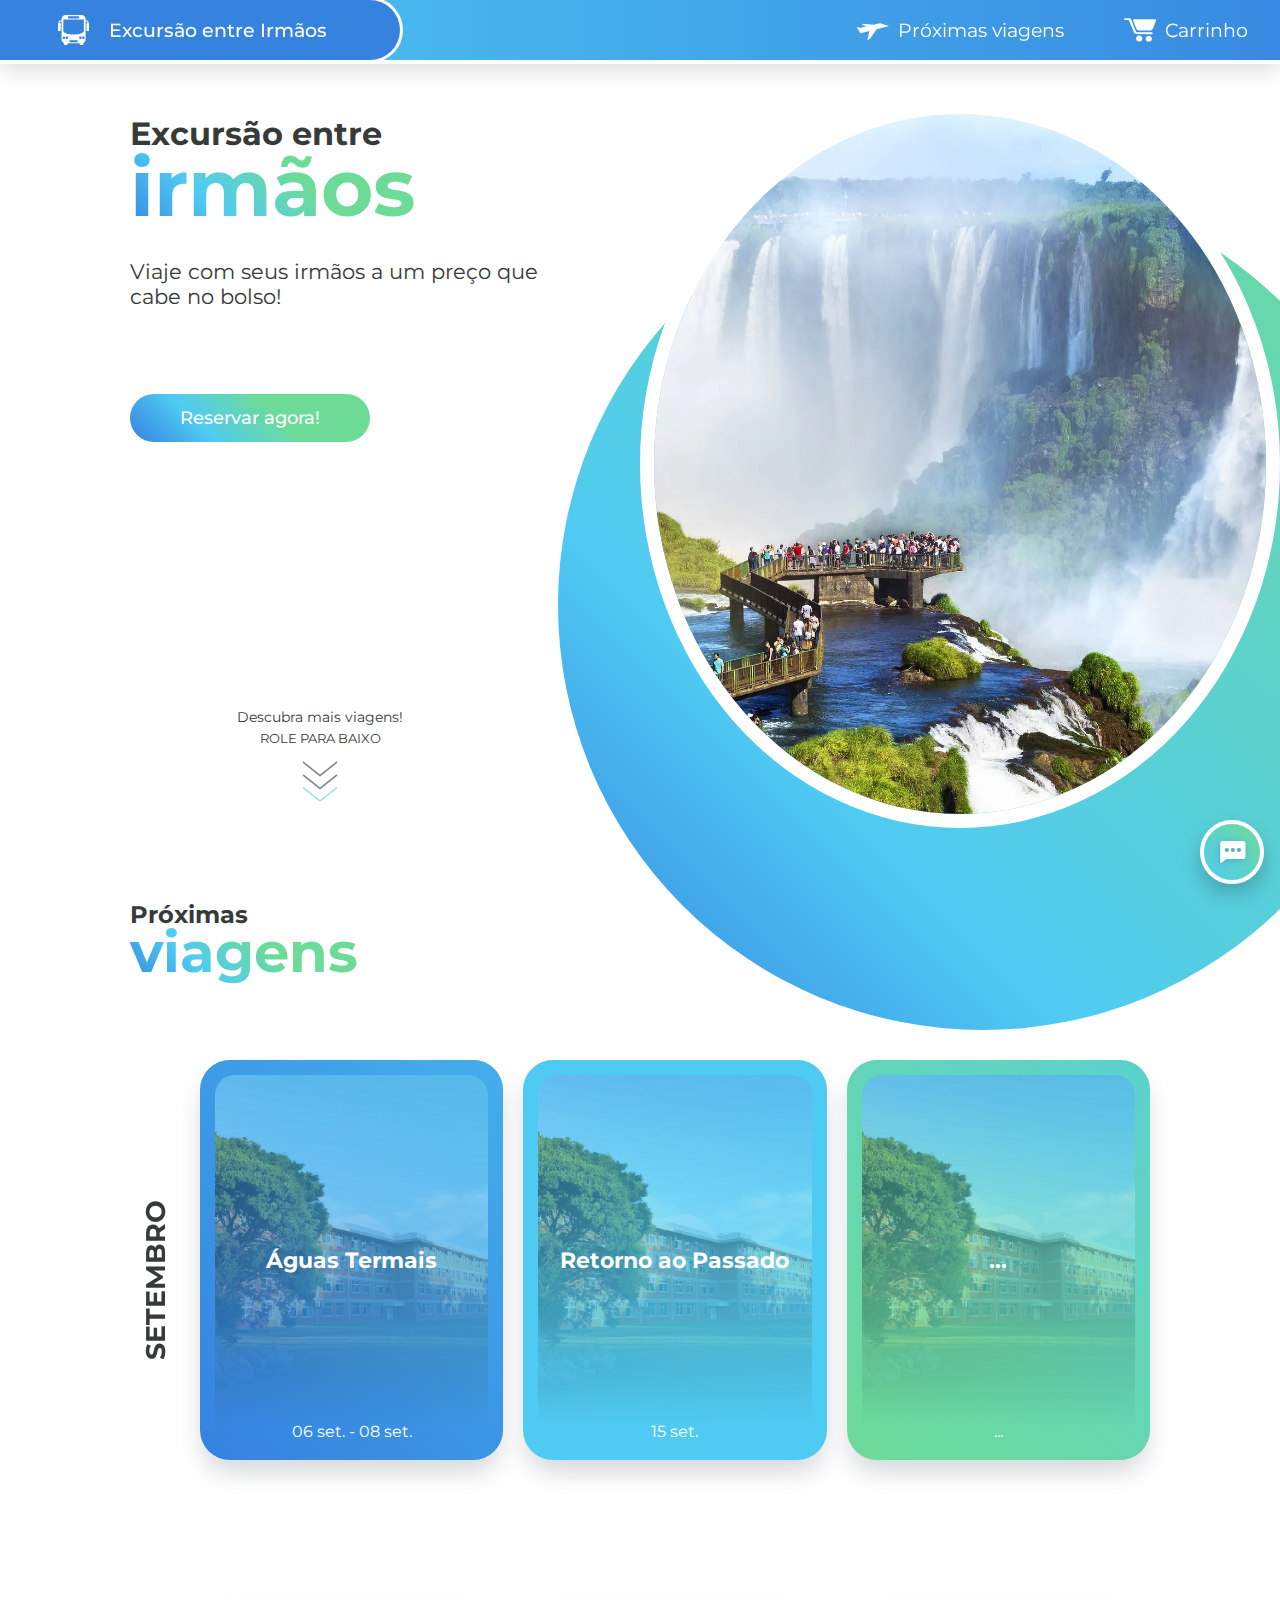
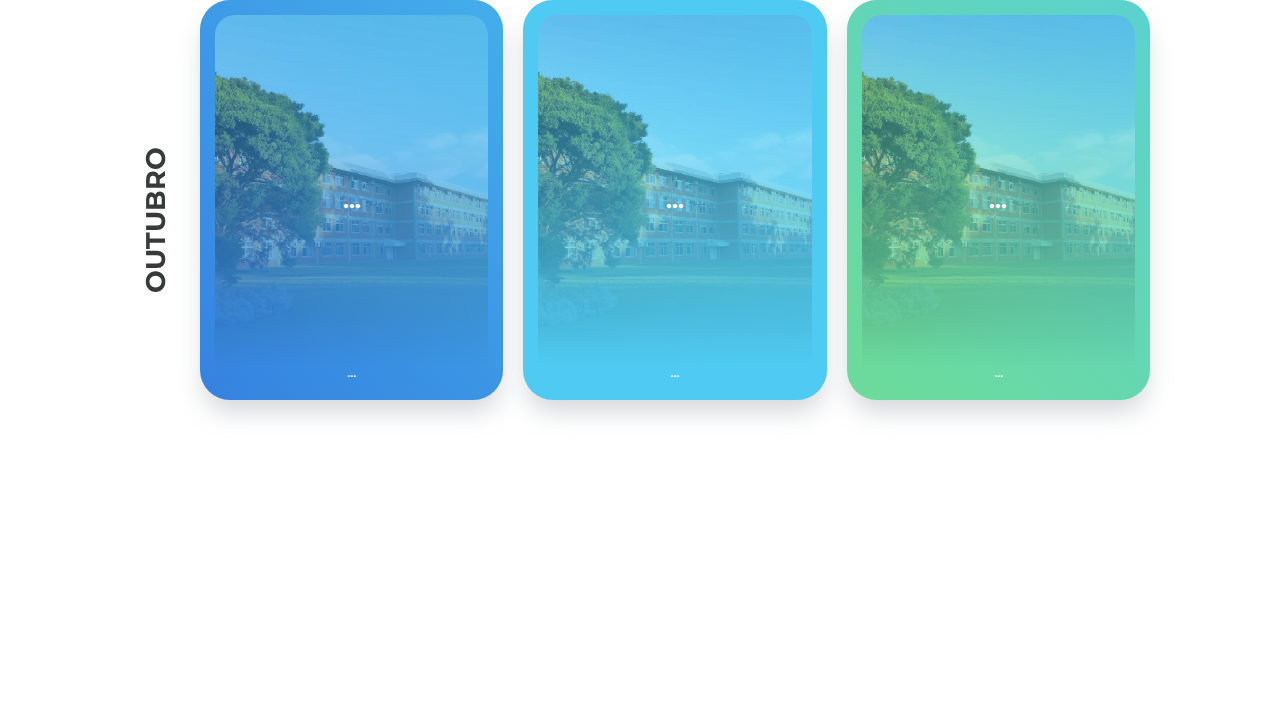
<file: index.html>
<!DOCTYPE html>
<html lang="pt-BR">
<head>
    <meta charset="UTF-8">
    <meta name="viewport" content="width=device-width, initial-scale=1.0">
    
    <link rel="preconnect" href="https://fonts.googleapis.com">
    <link rel="preconnect" href="https://fonts.gstatic.com" crossorigin>
    <link href="https://fonts.googleapis.com/css2?family=Montserrat:ital,wght@0,100..900;1,100..900&display=swap" rel="stylesheet">

    <link rel="stylesheet" type="text/css" href="estilos/geral.css">
    <link rel="stylesheet" type="text/css" href="estilos/inicio.css">

    <title>Excursão Entre Irmãos</title>
</head>
<body>
    <header>
        <div class="logotipo">
            <a href="index.html">
                <div class="logo"><img src="imagens/logoOnibusBranco.svg"></div>
                <span>Excursão entre Irmãos</span>
            </a>
        </div>

        <nav>
            <ul>
                <a href="index.html#proximasViagens">
                    <img src="imagens/aviao.svg">
                    <li>Próximas viagens</li>
                </a>
                <a href="checkout.html">
                    <img src="imagens/carrinho.svg">
                    <li>Carrinho</li>
                </a>
            </ul>
        </nav>
    </header>
    
    <main>
        <section id="inicio">
            <div class="texto">
                <div class="tituloInicial">
                    <h1>Excursão entre <span>irmãos</span></h1>
                    <p>Viaje com seus irmãos a um preço que cabe no bolso!</p>
                    <a href="checkout.html"><button>Reservar agora!</button></a>
                </div>
    
                <a href="#proximasViagens"><div class="rolarBaixo">
                    <span class="legenda">Descubra mais viagens!</span>
                    <span class="rolar">ROLE PARA BAIXO</span>
                    <img src="imagens/flechas.gif">
                </div></a>
            </div>

            <div class="imgEcirculo">
                <div class="imagemPrincipal">
                    <img src="imagens/cataratas.webp">
                </div>
    
                <div class="circulo"></div>
            </div>

        </section>


        <section id="proximasViagens">
            <h2>Próximas <span>viagens</span></h2>
        </section>

        <div class="conteudo">

            <div class="destinosSecao">

                <div class="mes"><h3>SETEMBRO</h3></div>

                <div class="cartaoDestino destinoAzulM destino1">
                    <div class="cartaoInterior">
                        <div class="imgFundo"></div>

                        <div class="tituloData">
                            <h4>Águas Termais</h4>
                            <span>06 set. - 08 set.</span>
                        </div>

                        <div class="info">
                            <p class="destinos">Termas Marcelino Ramos</p>
                            <p>Descrição...</p>
                            <span class="valor">R$ ...</span>
                        </div>

                        <a href="destino1.html" class="saberMais"><div>
                            <span class="legenda">Mais informações</span>
                            <span>></span>
                        </div></a>
                    </div>
                </div>

                <div class="cartaoDestino destinoAzul destino2">
                    <div class="cartaoInterior">
                        <div class="imgFundo"></div>

                        <div class="tituloData">
                            <h4>Retorno ao Passado</h4>
                            <span>15 set.</span>
                        </div>

                        <div class="info">
                            <p class="destinos">Maria Fumaça / Epopeia Italiana</p>
                            <p>Descrição...</p>
                            <span class="valor">R$ ...</span>
                        </div>

                        <a href="destino1.html" class="saberMais"><div>
                            <span class="legenda">Mais informações</span>
                            <span>></span>
                        </div></a>
                    </div>
                </div>

                <div class="cartaoDestino destinoVerde destino3">
                    <div class="cartaoInterior">
                        <div class="imgFundo"></div>

                        <div class="tituloData">
                            <h4>...</h4>
                            <span>...</span>
                        </div>

                        <div class="info">
                            <p class="destinos">...</p>
                            <p>...</p>
                            <span class="valor">R$ ...</span>
                        </div>

                        <a href="destino1.html" class="saberMais"><div>
                            <span class="legenda">Mais informações</span>
                            <span>></span>
                        </div></a>
                    </div>
                </div>
            </div>

            <div class="destinosSecao">

                <div class="mes"><h3>OUTUBRO</h3></div>

                <div class="cartaoDestino destinoAzulM destino4">
                    <div class="cartaoInterior">
                        <div class="imgFundo"></div>

                        <div class="tituloData">
                            <h4>...</h4>
                            <span>...</span>
                        </div>

                        <div class="info">
                            <p class="destinos">...</p>
                            <p>...</p>
                            <span class="valor">R$ ...</span>
                        </div>

                        <a href="destino1.html" class="saberMais"><div>
                            <span class="legenda">Mais informações</span>
                            <span>></span>
                        </div></a>
                    </div>
                </div>

                <div class="cartaoDestino destinoAzul destino5">
                    <div class="cartaoInterior">
                        <div class="imgFundo"></div>

                        <div class="tituloData">
                            <h4>...</h4>
                            <span>...</span>
                        </div>

                        <div class="info">
                            <p class="destinos">...</p>
                            <p>...</p>
                            <span class="valor">R$ ...</span>
                        </div>

                        <a href="destino1.html" class="saberMais"><div>
                            <span class="legenda">Mais informações</span>
                            <span>></span>
                        </div></a>
                    </div>
                </div>

                <div class="cartaoDestino destinoVerde destino6">
                    <div class="cartaoInterior">
                        <div class="imgFundo"></div>

                        <div class="tituloData">
                            <h4>...</h4>
                            <span>...</span>
                        </div>

                        <div class="info">
                            <p class="destinos">...</p>
                            <p>...</p>
                            <span class="valor">R$ ...</span>
                        </div>

                        <a href="destino1.html" class="saberMais"><div>
                            <span class="legenda">Mais informações</span>
                            <span>></span>
                        </div></a>
                    </div>
                </div>
            </div>

            </div>

        </div>

    </main>

    <a href="https://wa.me/5505191007898" target="_blank"><div class="contato">
        <div class="iconMensagem">
            <img src="imagens/mensagemIcon.svg">
        </div>
    </div></a>

    <footer></footer>

    <!--<script src="scripts/dados.js"></script>
    <script src="scripts/inicio.js"></script>-->

</body>
</html>
</file>
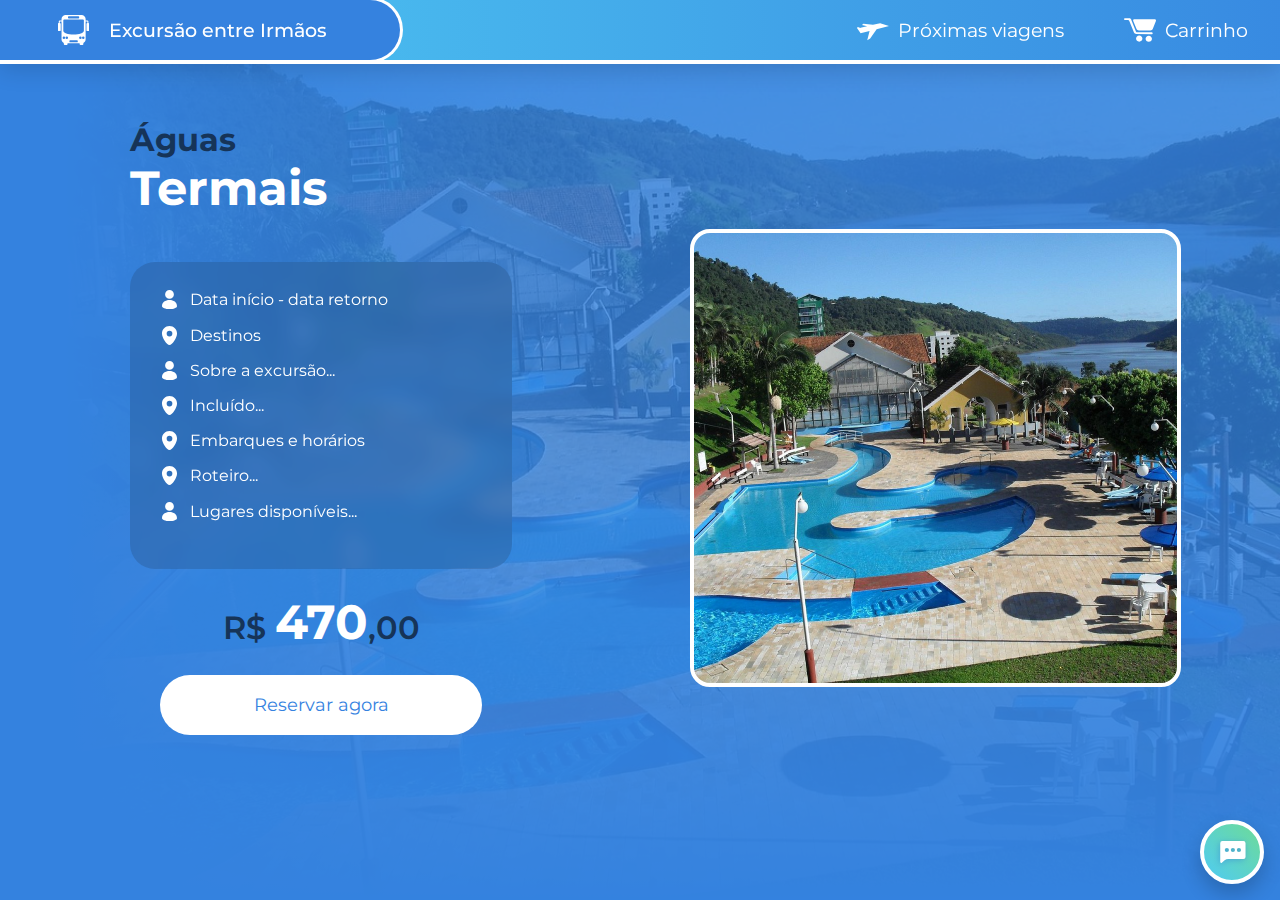
<file: destino1.html>
<!DOCTYPE html>
<html lang="pt-BR">
<head>
    <meta charset="UTF-8">
    <meta name="viewport" content="width=device-width, initial-scale=1.0">

    <link rel="preconnect" href="https://fonts.googleapis.com">
    <link rel="preconnect" href="https://fonts.gstatic.com" crossorigin>
    <link href="https://fonts.googleapis.com/css2?family=Montserrat:ital,wght@0,100..900;1,100..900&display=swap" rel="stylesheet">

    <link rel="stylesheet" type="text/css" href="estilos/geral.css">
    <link rel="stylesheet" type="text/css" href="estilos/destinos.css">

    <title>0</title>
</head>
<body>
    <header>
        <div class="logotipo">
            <a href="index.html">
                <div class="logo"><img src="imagens/logoOnibusBranco.svg"></div>
                <span>Excursão entre Irmãos</span>
            </a>
        </div>

        <nav>
            <ul>
                <a href="index.html#proximasViagens">
                    <img src="imagens/aviao.svg">
                    <li>Próximas viagens</li>
                </a>
                <a href="checkout.html">
                    <img src="imagens/carrinho.svg">
                    <li>Carrinho</li>
                </a>
            </ul>
        </nav>
    </header>

    <main>
        <div class="conteudo">
            <h1 id="titulo">Águas<span>Termais</span></h1>

            <ul class="lista">
                <li class="pessoa">Data início - data retorno</li>
                <li class="local">Destinos</li>
                <li class="pessoa">Sobre a excursão...</li>
                <li class="local">Incluído...</li>
                <li class="local">Embarques e horários</li>
                <li class="local">Roteiro...</li>
                <li class="pessoa">Lugares disponíveis...</li>
            </ul>

            <!-- <a class="mapaLink" href="https://earth.google.com/earth/d/1Ch83zIPAyPuJvJZFj7tWDJzjGZtkyx7e?usp=sharing" target="_blank">
                <button class="btnMapa">
                    <img src="imagens/localIcon.svg">
                    <span>Abrir mapa da viagem</span>
                </button>
            </a> -->

            <span id="valor">R$ <span id="valorContent">470</span>,00</span>
    
            <a class="reservarLink" href="checkout.html"><button>Reservar agora</button></a>
        </div>

        <div class="imagens">
            <div></div>
            <div></div>
            <div></div>
            <div></div>
            <div></div>

            <div class="imgInicial"></div>
        </div>

    </main>

    <a href="https://wa.me/5505191007898" target="_blank"><div class="contato">
        <div class="iconMensagem">
            <img src="imagens/mensagemIcon.svg">
        </div>
    </div></a>

    <script src="scripts/dados.js"></script>
    <script src="scripts/destino1.js"></script>
    
</body>
</html>
</file>
<file: estilos/geral.css>
/* ----------- ESTILOS GERAIS ----------- */
    * {
        font-family: "Montserrat", Arial, Helvetica, sans-serif;
    }

    :root {
        --cinza: #363b39;
        --azulMarinho: #3582df;
        --azul: #4fcbf3;
        --verde: #6ddb98;

        --azulMEscuro: #163458;
        --azulEscuro: #156585;
        --verdeEscuro: #0f7d5c;

        --margem: 130px;
    }

    html {
        scroll-behavior: smooth;
        scroll-padding-top: 100px;
    }

    body {
        margin: 0;
    }

    a {
        text-decoration: none;
        color: white;
        cursor: pointer;
    }

    button {
        cursor: pointer;
    }

    footer {
        height: 200px;
        background-color: white;
    }

    .none {
        display: none;
    }


/* ----------- NAVEGAÇÃO ----------- */

header {
    position: fixed;
    z-index: 2;

    display: flex;
    justify-content: space-between;
    align-items: center;

    background-color: white;

    width: 100%;
    height: 50px;

    border-bottom: 4px solid white;   
    box-shadow: rgba(0, 0, 0, 0.15) 0 5px 24px;
}

    .logotipo {
        background-color: var(--azul);
        height: 100%;
        width: 90px;
        border-radius: 0 50px 50px 0;
        display: flex;
        justify-content: center;
        align-items: center;

        border: 3px solid white;
        border-left: none;
    }

    .logotipo a {
        display: flex;
        flex-direction: row;
        align-items: center;
        height: 100%;
    }

        .logo {
            height: 55%;
            position: relative;
            z-index: 2;
        }

            .logo img {
                height: 100%;
                width: auto;
            }

        .logotipo span {
            display: none;
        }

    nav {
        margin-right: 2rem;
    }
    
        nav ul {
            list-style: none;
            font-weight: 400;
            display: flex;
            gap: 25px;
            height: 2rem;
        }

            nav img {
                height: 100%;
            }
            
            nav li {
                display: none;
                cursor: pointer;
            }


/* ----------- ICON MENSAGEM ----------- */

.contato {
    position: fixed;
    bottom: 1rem;
    right: 1rem;
    z-index: 5;
}

.iconMensagem {
    height: 3.5rem;
    width: 3.5rem;

    display: flex;
    justify-content: center;
    align-items: center;
    cursor: pointer;

    background-image: linear-gradient(45deg, var(--azul), var(--verde));
    
    border: none;
    border-radius: 50%;
    border: 4px solid white;
    box-shadow: rgba(0, 0, 0, 0.2) 0 10px 20px;
}

.iconMensagem img {
    width: 80%;
    height: auto;
    transition: all 0.2s ease;
}


/* ---------------------- ESTILOS PARA PC ---------------------- */

@media (min-width: 1024px) {

    header {
        background-image: linear-gradient(to right, var(--azul) 0%, var(--azulMarinho) 37.5%, var(--azul) 50%, var(--verde) 62.5%, var(--azul) 100%);
        color: white;
        background-size: 300% 100%;
        background-position: 50% 0%;
        height: 60px;
    }

    @keyframes gradiente {
        0% {
            background-position: 50% 0%;
        }
    
        30% {
            background-position: 300% 0%;
        }
    
        90% {
            background-position: 0% 0%;
        }
    
        100% {
            background-position: 50% 0%;
        }
    }

    header:hover {
        background-position: 0% 100%;
        animation: gradiente 5s infinite;
    }

        .logotipo {
            width: 350px;
            background-color: white;
            transition: ease-in 0.2s all;
            overflow: hidden;
        }

        .logotipo a {
            color: var(--azulMarinho);
            z-index: 2;
            margin-left: -20px;
            font-size: 1.1rem;
        }

            .logo {
                height: 2.5rem;
                width: 2.5rem;
                border-radius: 50%;
                background-color: var(--azulMarinho);
                display: flex;
                justify-content: center;
                align-items: center;
            }

            .logo::before {
                content: '';
                position: absolute;
                left: 50%;
                top: 50%;
                transform: translate(-50%, -50%);
                width: 100%;
                height: 100%;
                border-radius: 50%;
                background-color: var(--azulMarinho);
                transition: 0.5s all ease;
                z-index: -1;
            }

                .logo img {
                    height: 50%;
                    transition: 0.2s all ease-out;
                }

            .logotipo span {
                display: block;
                margin-left: 15px;
                font-size: 1.1em;
                font-weight: 500;
                transition: 0.4s all ease;
                z-index: 2;
            }

            .logotipo:hover {
                width: 400px;
            }

            .logotipo:hover .logo::before {
                width: 45rem;
                height: 45rem;
            }

            .logotipo:hover .logo img {
                transform: scale(1.5);
            }

            .logotipo:hover span {
                color: white;
            }

        nav ul {
            display: flex;
            justify-content: center;
            gap: 60px;
            font-size: 19px;
        }

            nav a {
                display: flex;
                justify-content: center;
                align-items: center;
                gap: 9px;
                transition: all ease 0.2s;
            }

                nav img {
                    filter: brightness(10);
                }

                nav li {
                    display: block;
                    cursor: pointer;
                    font-size: 1em;
                }

                nav a:hover {
                    scale: 1.04;
                }

    /* ----------- ICON MENSAGEM ----------- */
    
    .iconMensagem:hover img {
        transform: scale(1.15);
        transition: all 0.2s ease;
    }
}
</file>
<file: estilos/inicio.css>
html {
    overflow-x: hidden;
    width: 100vw;
}

main {
    display: flex;
    flex-direction: column;
    align-items: center;
    overflow: hidden;
}

#inicio {
    width: 100%;
    height: 100vh;
    display: flex;
    flex-direction: row;
    z-index: 0;
    color: var(--cinza);
}

    #inicio .texto {
        width: 100%;
        height: 100%;
        display: flex;
        flex-direction: column;
        justify-content: space-between;
    }

    .tituloInicial {
        margin-top: 7rem;
        display: flex;
        flex-direction: column;
        align-items: center;
        text-align: center;
    }

        h1, h2 {
            display: flex;
            flex-direction: column;
            color: var(--cinza);
            margin: 0;
            align-items: center;
        }

        h1 {
            font-size: 2rem;
        }

        h1 span, h2 span {
            margin-top: -15px;
            line-height: calc(1em + 20px);
            background-image: linear-gradient(45deg, var(--azulMarinho) 0%, var(--azul) 30%, var(--verde) 60%);
            background-clip: text;
            -webkit-text-fill-color: transparent;
        }

        h1 span {
            font-size: 5rem;
        }

        .tituloInicial p {
            font-size: 1.3rem;
            width: 80%;
        }

        .tituloInicial button {
            width: 15rem;
            height: 3rem;
            border-radius: 1.5rem;
            border: none;
            color: white;
            font-size: 1.1rem;
            font-weight: 500;
            margin-top: 4rem;
            background-image: linear-gradient(45deg, var(--azulMarinho) 0%, var(--azul) 30%, var(--verde) 60%);
        }

    .rolarBaixo {
        text-align: center;
        display: flex;
        flex-direction: column;
        align-items: center;
        gap: 5px;
        font-size: 1rem;
        color: var(--cinza);
        margin-bottom: 6rem;
    }

        .rolarBaixo .rolar {
            font-size: 0.8em;
            margin-bottom: 5px;
        }

        .rolarBaixo img {
            width: 3rem;
            transform: rotate(90deg);
            opacity: 0.5;
        }

    #inicio .imgEcirculo {
        display: none;
    }


#proximasViagens {
    display: flex;
    width: 100%;
    padding: 0 0 40px 0;
    justify-content: center;
}

    h2 {
        font-size: 1.5rem;
    }

        h2 span {
            font-size: 3.5rem;
        }

.conteudo {
    width: 100%;
    background-color: white;
    display: flex;
    justify-content: center;
    align-items: center;
    flex-direction: column;
}    

/* Iníco das alterações! ---------------------- */

.destinosSecao {
    display: flex;
    flex-direction: column;
    flex-wrap: wrap;
    gap: 20px;
    
    margin: 30px 0 70px 0;
    width: 90%;

    background-color: white;
}

    /*.destinos div {
        display: flex;
        flex-direction: column;
    }

    .destinos img {
        height: 100%;
        width: 100%;
    }*/

    .mes {
        width: 100%;
        display: flex;
        justify-content: center;
        align-items: center;
    }

        h3 {
            margin: 0;
            font-size: 1.7rem;
            color: var(--cinza);
        }

    .cartaoDestino {
        color: white;
        border: none;
        border-radius: 30px;
        display: flex;
        justify-content: center;
        align-items: center;
        transition: all 0.5s ease;
        position: relative;
        overflow: hidden;

        box-shadow: rgba(149, 157, 165, 0.4) 0 15px 24px -3px;
        transition: all 0.8s ease;
        margin-bottom: 40px;
    }

    .cartaoDestino::after {
        content: '';
        position: absolute;
        height: 100%;
        width: 100%;
        background-image: linear-gradient(45deg, rgba(255, 255, 255, 0) 0%, var(--azul) 100%);
        z-index: 0;
        opacity: 0.6;
    }

        .cartaoInterior {
            height: 100%;
            width: 100%;
            border-radius: 20px;
            position: relative;
            overflow: hidden;
            display: flex;
            flex-direction: column;
            justify-content: center;
            align-items: center;
        }

            .cartaoInterior .imgFundo {
                position: absolute;
                height: 100%;
                width: 100%;
                background-image: url(../imagens/destinos/Betel/betel.png);
                background-position: center;
                background-size: cover;
                z-index: 0;
                opacity: 0.9;
                filter: blur(3px);         
            }

            .cartaoInterior .imgFundo::after {
                content: '';
                position: absolute;
                height: 100%;
                width: 100%;
                z-index: 1;
            }

            .cartaoInterior .tituloData {
                width: 100%;
                height: 5rem;
                z-index: 1;
                position: relative;
                display: flex;
                flex-direction: column;
                justify-content: center;
                align-items: center;
                text-align: center;
                gap: 0.5rem;
                padding: 0.7rem 0.5rem;
            }

                .tituloData h4 {
                    margin: 0;
                    font-size: 1.4em;
                    color: white;
                }

            .info {
                border-top: 2px solid white;
                text-align: center;
                display: flex;
                flex-direction: column;
                justify-content: space-between;
                align-items: center;
                padding: 1rem 1rem;
                z-index: 1;
            }

                .info .destinos {
                    font-size: 1.1rem;
                    font-weight: 500;
                }

                .info span {
                    font-size: 1.5rem;
                    font-weight: 600;
                    margin: 12px 0;
                }

            .saberMais {
                width: 100%;
                z-index: 1;
                background-color: white;
                color: var(--cinza);
            }

            .saberMais div {
                display: flex;
                flex-direction: row;
                justify-content: center;
                align-items: center;
                width: 100%;
                height: 3rem;
                gap: 0.5rem;
            }

                .legenda {
                    font-size: 0.9rem;
                    text-align: center;
                    transition: all 0.5s ease;
                }


/*        .conteudoCartao {
            display: flex;
            z-index: 1;
            width: 100%;
            height: 80%;
        }

            .cartaoDestino h4 {
                flex: 1;
                display: flex;
                flex-direction: column;
                justify-content: center;
                align-items: center;
                margin: 0;
                text-align: center;
                transition: all 0.5s ease;
            }

                .cartaoDestino h4 span {
                    color: white;
                    font-size: 30px;
                }


            .cartaoDestino ul {
                list-style: none;
                display: flex;
                flex-direction: column;
                gap: 15px;
                margin: 0;
                padding: 0;
            }

                .cartaoDestino li {
                    position: relative;
                    padding-left: 30px;
                }

                .cartaoDestino li::before {
                    content: '';
                    position: absolute;
                    left: 0;
                    top: 50%;
                    transform: translateY(-50%);
                    width: 20px;
                    height: 20px;
                    background-image: url('../imagens/localIcon.svg');
                    background-repeat: no-repeat;
                    background-size: contain;
                }
/*
            .info {
                flex: 0;
                display: flex;
                flex-direction: column;
                justify-content: center;
                align-items: center;
                opacity: 0;
                transition: flex 0.5s ease, opacity 0.2s;
                width: 0%;
                border-left: 2px solid white;
            }

                .info a {
                    width: 80%;
                    height: 40px;
                }

                .info button {
                    width: 100%;
                    height: 100%;
                    border: none;
                    border-radius: 20px;
                    background-color: white;
                    color: var(--cinza);
                    margin-top: 25px;
                }*/


/*
            .cartaoDestino .imgCartao::after {
                content: '';
                height: 100%;
                width: 100%;
                display: block;
            }*/

    /* --- DESTINO Azul Marinho --- */
    .destinoAzulM {
        background-color: var(--azulMarinho);
    }

        /*.destinoAzulM h4 {
            color: var(--azulMEscuro);
        }*/

        .destinoAzulM .imgFundo::after {
            background-image: linear-gradient(0deg, var(--azulMarinho) 5%, rgba(255, 255, 255, 0) 100%);
        }

    /* --- DESTINO Azul --- */
    .destinoAzul {
        background-color: var(--azul);
    }

        /*.destinoAzul h4 {
            color: var(--azulEscuro);
        }*/

        .destinoAzul .imgFundo::after {
            background-image: linear-gradient(0deg, var(--azul) 5%, rgba(255, 255, 255, 0) 100%);
        }

    /* --- DESTINO verde --- */
    .destinoVerde {
        background-color: var(--verde);
    }

        /*.destinoVerde h4 {
            color: var(--verdeEscuro);
        }*/

        .destinoVerde .imgFundo::after {
            background-image: linear-gradient(0deg, var(--verde) 5%, rgba(255, 255, 255, 0) 100%);
        }


@media (min-width: 1024px) {
    #inicio .texto {
        width: 50%;
    }

        .tituloInicial {
            margin-top: 114px;
            margin-left: var(--margem);
            text-align: left;
            align-items: baseline;
        }

            h1, h2 {
                align-items: baseline;
            }


    #inicio .imgEcirculo {
        display: block;
        width: 50%;
        height: 100%;
        display: flex;
        justify-content: flex-start;
    }

        .circulo {
            position: absolute;
            top: 100px;
            right: -10%;
            height: 850px;
            width: 850px;
            border: none;
            border-radius: 50%;
            margin-top: 80px;
            background-image: linear-gradient(45deg, var(--azulMarinho) 0%, var(--azul) 30%, var(--verde) 100%);
            z-index: -1;
        }

        .imagemPrincipal {
            margin-top: 100px;
            width: 700px;
            height: 700px;
            border: 14px solid white;
            border-radius: 50%;
            /* margin-right: var(--margem); */
            overflow: hidden;
            display: flex;
            justify-content: center;
            cursor: zoom-in;
        }

            .imagemPrincipal img {
                height: 100%;
                transition: all 0.3s ease-in-out;
            }
            
            .imagemPrincipal:hover img {
                transform: scale(1.07);
            }

    #proximasViagens {
        justify-content: flex-start;
    }

        h2 {
            margin-left: var(--margem);
        }

    /* .conteudo {

    } */

        .destinosSecao {
            flex-direction: row;
            justify-content: space-between;
            width: calc(100% - (var(--margem) * 2));
        }

            .mes {
                width: 50px;
            }

                h3 {
                    writing-mode: vertical-lr;
                    transform: rotate(180deg);
                }

            .cartaoInterior {
                flex-direction: row;
            }

        .cartaoDestino {
            flex: 1;
            height: 400px;
        }

        .cartaoDestino:hover {
            flex: 3;
        }

            .cartaoInterior {
                height: calc(100% - 30px);
                width: calc(100% - 30px);
            }

                .cartaoInterior .imgFundo {
                    filter: none;
                    transition: all 1s ease;
                }

                .cartaoDestino:hover .imgFundo {
                    filter: blur(5px);
                }

                .tituloData, .info, .saberMais {
                    transition: width 0.5s ease, opacity 0.5s ease 200ms;
                }
                
                .cartaoInterior .tituloData {
                    height: 100%;
                }

                .cartaoInterior .saberMais {
                    height: 100%;
                }

                    .cartaoInterior .tituloData h4 {
                        /* width: 100%; */
                        position: absolute;
                        top: 50%;
                        transform: translateY(-50%);
                    }

                    .cartaoInterior .tituloData span {
                        /* width: 100%; */
                        position: absolute;
                        bottom: 15px;
                    }

                .info {
                    width: 0%;
                    height: 100%;
                    z-index: 1;
                    opacity: 0;
                    pointer-events: none;
                    border-left: 2px solid white;
                    border-top: none;
                    /* -- Teste -- */
                    padding: 0;
                    border: none;
                    /* ---- */
                }

                    .info p {
                        width: 80%;
                        margin-top: 40px;
                    }

                .saberMais {
                    width: 0%;
                    height: 100%;
                    opacity: 0;
                    pointer-events: none;
                }

                    .saberMais div {
                        height: 100%;
                    }

                    .saberMais .legenda{
                        opacity: 0;
                        width: 0px;
                    }

                .saberMais:hover .legenda {
                    width: 60px;
                    opacity: 1;
                }

                .cartaoDestino:hover .tituloData {
                    width: 30%;
                }

                .cartaoDestino:hover .info {
                    width: 60%;
                    opacity: 1;
                    pointer-events: initial;
                }

                .cartaoDestino:hover .saberMais {
                    width: 10%;
                    opacity: 1;
                    pointer-events: initial;
                }
}
</file>
<file: estilos/destinos.css>
html {
    height: 100%;
}

body {
    background-image: url('../imagens/destinos/Termas\ Marcelino\ Ramos/balneario-de-aguas-termais.jpg');
    background-repeat: no-repeat;
    background-position: center;
    background-size: cover;
    color: white;
    position: relative;
    display: flex;
    flex-direction: column;
    height: 100%;
}

    body::before, body::after {
        content: '';
        position: absolute;
        height: 100%;
        width: 100%;
        left: 0;
        top: 0;
    }

    body::before {
        background-image: linear-gradient(90deg, var(--azulMarinho) 5%, #ffffff00 40%);
        z-index: -1;
    }

    body::after {
        background-image: linear-gradient(0deg, var(--azulMarinho) 0%, #ffffff00 50%);
        z-index: -1;
    }

main {
    background-color: rgba(53, 130, 223, 0.8);
    flex: 1;
    display: flex;
    flex-direction: column;
}

    .conteudo, .imagens {
        display: flex;
        flex-direction: column;
    }

    .conteudo {
        width: 100%;
        /* padding: 0;
        flex: 1; */
        gap: 1.5rem;
        align-items: center;
    }

        h1 {
            color: var(--azulMEscuro);
            display: flex;
            flex-direction: column;
            font-size: 2rem;
            text-align: center;
            margin-top: 120px;
        }
        
            h1 span {
                color: white;
                font-size: 3rem;
            }

        .lista {
            margin: 0;
            list-style: none;
            padding: 0;
            background-color: rgba(36, 75, 122, 0.3);
            backdrop-filter: blur(9px);
            border-radius: 25px;
            width: 70%;
            padding: 30px;
        }

            .lista li {
                margin-bottom: 1.2rem;
                line-height: 1rem;
                font-size: 1rem;
            }
        
            .lista li::before {
                content: '';
                position: relative;
                left: 0;
                top: 0;
                padding: 0 15px;
                background-repeat: no-repeat;
                background-size: contain;
                font-size: 1rem;
            }

            .local::before {
                background-image: url('../imagens/localIcon.svg');
            }
        
            .pessoa::before {
                background-image: url('../imagens/pessoaIcon.svg');
            }

        .mapaLink {
            width: 70%;
        }
    
            .btnMapa {
                width: 100%;
                background-color: var(--azul);
                color: white;
                display: flex;
                align-items: center;
                justify-content: center;
                gap: 0.5rem;
                height: 3rem;
                border-radius: 1.5rem;
                border: 3px solid white;
            }

                .btnMapa img {
                    height: 50%;
                }

        #valor {
            font-size: 2rem;
            color: var(--azulMEscuro);
            font-weight: 600;
            width: 70%;
            text-align: center;
        }

            #valorContent {
                font-size: 3rem;
                color: white;
                font-weight: 700;
            }

        .reservarLink {
            width: 70%;
        }

            .reservarLink button {
                height: 60px;
                width: 100%;
                border-radius: 30px;
                border: none;
                background-color: white;
                color: var(--azulMarinho);
                font-size: 1.1rem;
            }

    .imagens {
        display: none;
    }
    
/* ---------------------- ESTILOS PARA PC ---------------------- */

@media (min-width: 1024px) {
    main {
        flex-direction: row;
    }

        .conteudo {
            /* padding: 0 7rem; */
            margin-left: var(--margem);
            width: 40%;
            align-items: flex-start;
        }

        h1 {
            text-align: left;
        }

    .mapaLink {
        width: calc(70% + 60px);
    }

    #valor {
        margin-left: 30px;
    }

    .reservarLink {
        margin-left: 30px;
    }

    .imagens {
        display: flex;
        width: 60%;
        justify-content: center;
        align-items: center;
        gap: 20px;
        position: relative;
        overflow: hidden;
    }

        .imagens div {
            position: absolute;
            top: 0;

            background-size: cover;
            background-position: center;

            border: 4px solid white;
            border-radius: 20px;

            opacity: 0.5;
            height: 50%;
            width: 70%;
            transform-origin: 50% 50%;
            transform: translateY(300%) scale(0.5);
        }

        .imagens div:nth-child(1) {
            animation: carrosel 24s ease-in-out 0s infinite;
            background-image: url(../imagens/destinos/Bento\ Gonçalves/hoteis-bento-goncalves-spa-vinho.webp);
        }

        .imagens div:nth-child(2) {
            animation: carrosel 24s ease-in-out 6s infinite;
            background-image: url(../imagens/destinos/Bento\ Gonçalves/vinicola-salton-bento-goncalves.jpg);
        }

        .imagens div:nth-child(3) {
            animation: carrosel 24s ease-in-out 12s infinite;
            background-image: url(../imagens/destinos/Carlos\ Barbosa/275669630_5211635518929540_5314607729199918204_n.jpg);
        }

        .imagens div:nth-child(4) {
            animation: carrosel 24s ease-in-out 18s infinite;
            background-image: url(../imagens/destinos/Carlos\ Barbosa/carlos-barbosa-64a5beb071f7d.jpg);
        }

        .imagens div:nth-child(5) {
            animation: carrosel 24s ease-in-out 24s infinite;
            background-image: url(../imagens/destinos/Garibaldi/garibaldi-64b83f62c9dab.jpeg);
        }

        .imagens .imgInicial {
            background-image: url('../imagens/destinos/Termas\ Marcelino\ Ramos/balneario-de-aguas-termais.jpg');
            transform: translateY(50%);
            opacity: 1;
            scale: 1;
            animation: imgInicial 3s ease-in-out 6s 1 forwards;
        }

        @keyframes imgInicial {
            0% {}
            
            30% {
                transform: translateY(-100%);
                opacity: 0.5;
                scale: 0.5;
            }

            60% {
                transform: translateY(-100%);
            }

            100% {
                transform: translateY(-200%);
                opacity: 0.5;
                scale: 0.5;
            }
        }

        @keyframes carrosel {
            0% {
                transform: translateY(400%);
                opacity: 0.5;
                scale: 0.5;
            } 

            /* Transição */

            4% {
                transform: translateY(300%);
                opacity: 0.5;
                scale: 0.5;
            }

            24% {
                transform: translateY(300%);
                opacity: 0.5;
                scale: 0.5;
            }

            /* Transição */

            28% {
                transform: translateY(50%);
                opacity: 1;
                scale: 1;
            }

            48% {
                transform: translateY(50%);
                opacity: 1;
                scale: 1;
            }

            /* Transição */

            52% {
                transform: translateY(-100%);
                opacity: 0.5;
                scale: 0.5;
            }

            72% {
                transform: translateY(-100%);
                opacity: 0.5;
                scale: 0.5;
            }

            /* Transição */

            76% {
                transform: translateY(-200%);
                opacity: 0.5;
                scale: 0.5;
            }

            100% {
                transform: translateY(-200%);
                opacity: 0.5;
                scale: 0.5;
            }
        }

        .mapa:hover button {
            background-color: var(--azulEscuro);
        }
}
</file>
